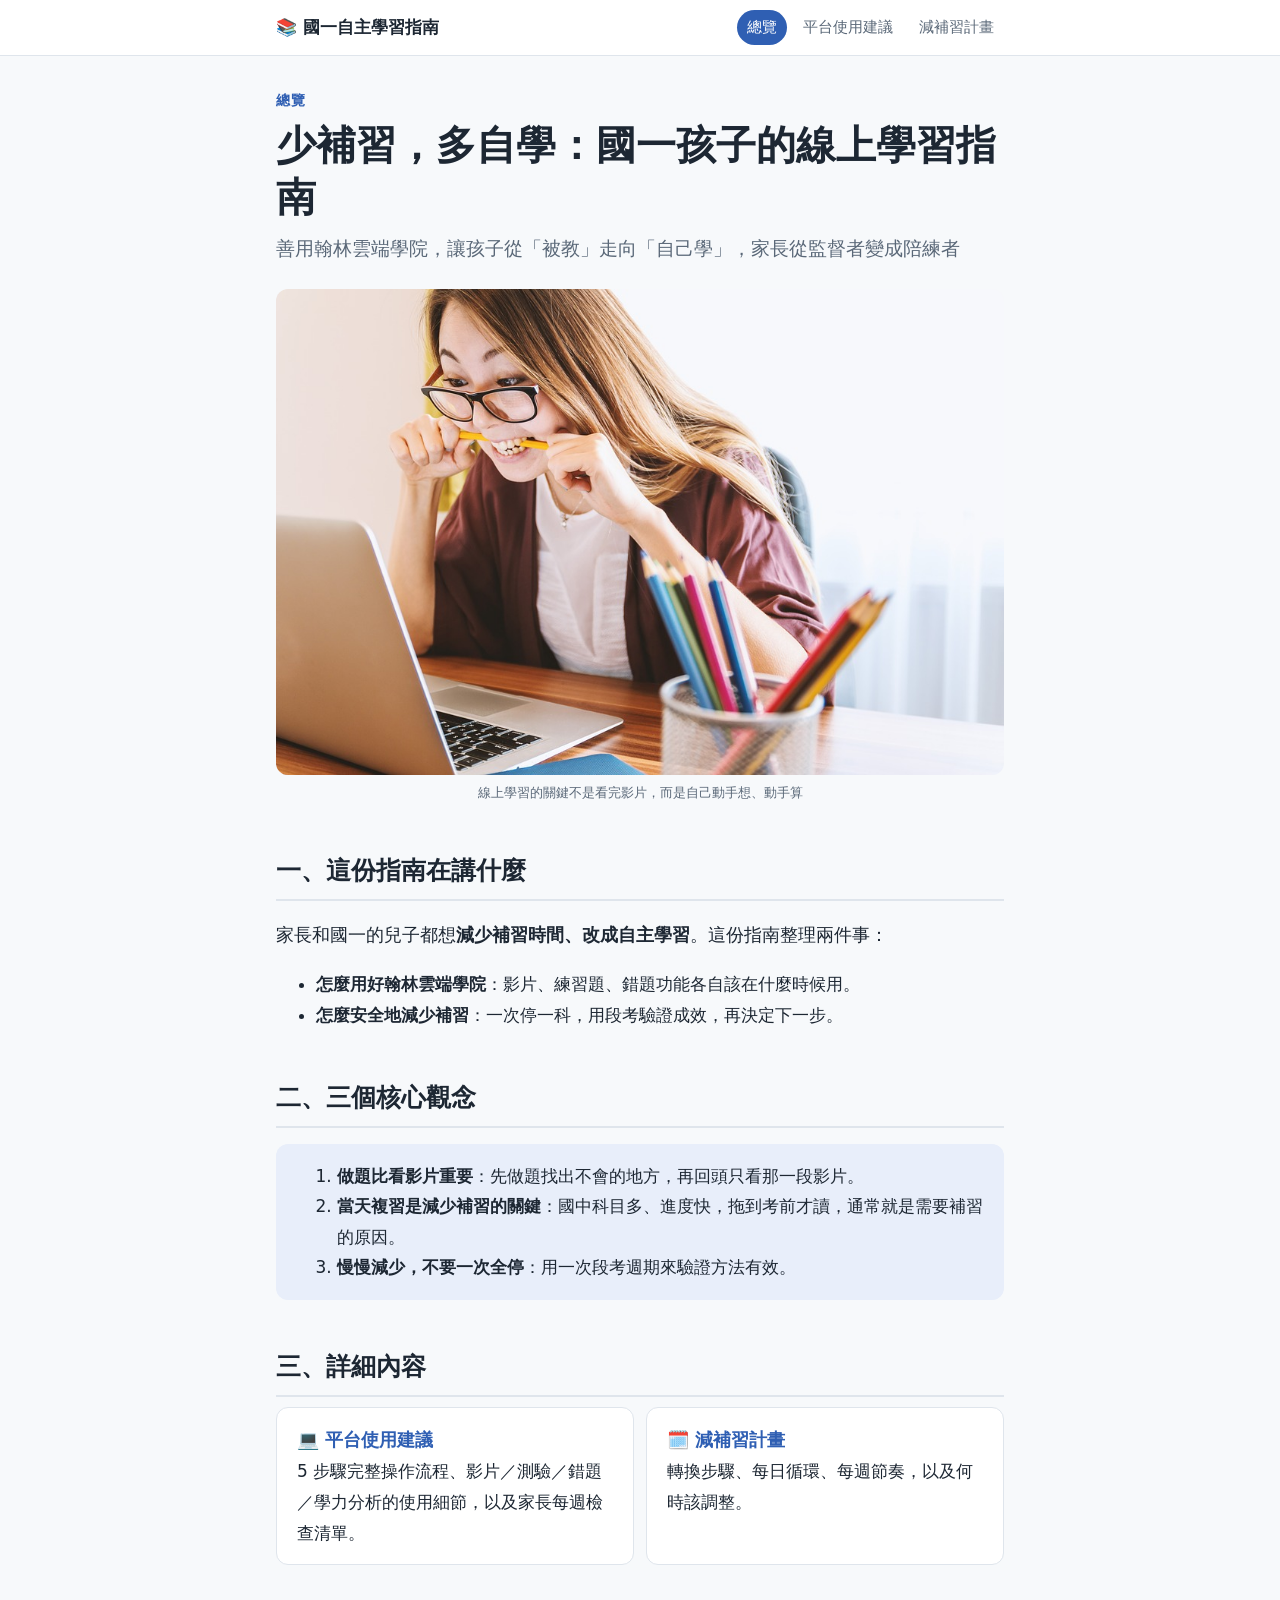
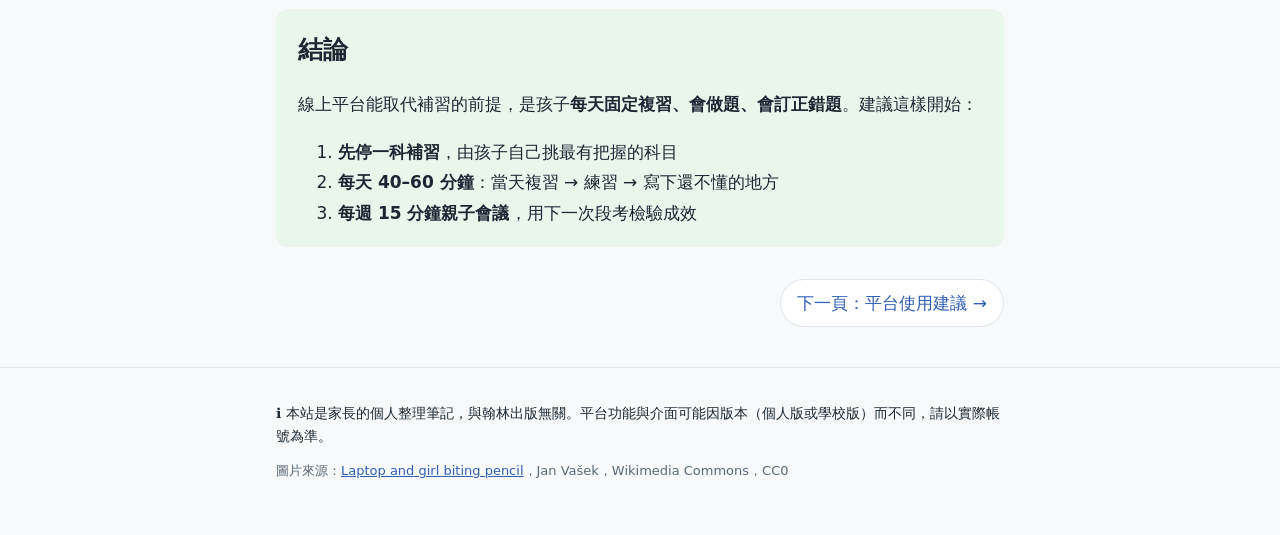
<file: index.html>
<!doctype html>
<html lang="zh-Hant">
<head>
<meta charset="utf-8">
<meta name="viewport" content="width=device-width, initial-scale=1">
<title>國一自主學習指南</title>
<meta name="description" content="善用翰林雲端學院，陪國一孩子減少補習、建立自主學習習慣。給家長的整理筆記。">
<link rel="icon" href="favicon.svg" type="image/svg+xml">
<link rel="apple-touch-icon" href="apple-touch-icon.png">
<link rel="stylesheet" href="style.css?v=4">
</head>
<body>
<nav class="site-nav" aria-label="網站導覽">
  <div class="inner">
    <a class="brand" href="index.html">📚 國一自主學習指南</a>
    <a class="page" href="index.html" aria-current="page">總覽</a>
    <a class="page" href="guide.html">平台使用建議</a>
    <a class="page" href="plan.html">減補習計畫</a>
  </div>
</nav>

<header class="hero">
  <p class="eyebrow">總覽</p>
  <h1>少補習，多自學：國一孩子的線上學習指南</h1>
  <p class="subtitle">善用翰林雲端學院，讓孩子從「被教」走向「自己學」，家長從監督者變成陪練者</p>
  <figure>
    <img src="images/hero-laptop.jpg" width="960" height="640" alt="一位學生咬著鉛筆，專注看著筆電螢幕">
    <figcaption>線上學習的關鍵不是看完影片，而是自己動手想、動手算</figcaption>
  </figure>
</header>

<main>
  <h2>一、這份指南在講什麼</h2>
  <p class="lead">家長和國一的兒子都想<strong>減少補習時間、改成自主學習</strong>。這份指南整理兩件事：</p>
  <ul>
    <li><strong>怎麼用好翰林雲端學院</strong>：影片、練習題、錯題功能各自該在什麼時候用。</li>
    <li><strong>怎麼安全地減少補習</strong>：一次停一科，用段考驗證成效，再決定下一步。</li>
  </ul>

  <h2>二、三個核心觀念</h2>
  <div class="card tip">
    <ol>
      <li><strong>做題比看影片重要</strong>：先做題找出不會的地方，再回頭只看那一段影片。</li>
      <li><strong>當天複習是減少補習的關鍵</strong>：國中科目多、進度快，拖到考前才讀，通常就是需要補習的原因。</li>
      <li><strong>慢慢減少，不要一次全停</strong>：用一次段考週期來驗證方法有效。</li>
    </ol>
  </div>

  <h2>三、詳細內容</h2>
  <div class="grid">
    <a class="card" href="guide.html"><strong>💻 平台使用建議</strong>5 步驟完整操作流程、影片／測驗／錯題／學力分析的使用細節，以及家長每週檢查清單。</a>
    <a class="card" href="plan.html"><strong>🗓️ 減補習計畫</strong>轉換步驟、每日循環、每週節奏，以及何時該調整。</a>
  </div>

  <section class="conclusion">
    <h2>結論</h2>
    <p>線上平台能取代補習的前提，是孩子<strong>每天固定複習、會做題、會訂正錯題</strong>。建議這樣開始：</p>
    <ol>
      <li><strong>先停一科補習</strong>，由孩子自己挑最有把握的科目</li>
      <li><strong>每天 40–60 分鐘</strong>：當天複習 → 練習 → 寫下還不懂的地方</li>
      <li><strong>每週 15 分鐘親子會議</strong>，用下一次段考檢驗成效</li>
    </ol>
  </section>

  <nav class="pager" aria-label="上一頁／下一頁">
    <span></span>
    <a href="guide.html">下一頁：平台使用建議 →</a>
  </nav>
</main>

<footer>
  <div class="inner">
    <p class="disclaimer">ℹ️ 本站是家長的個人整理筆記，與翰林出版無關。平台功能與介面可能因版本（個人版或學校版）而不同，請以實際帳號為準。</p>
    <p>圖片來源：<a href="https://commons.wikimedia.org/wiki/File:Laptop_and_girl_biting_pencil-pixabay.jpg">Laptop and girl biting pencil</a>，Jan Vašek，Wikimedia Commons，CC0</p>
  </div>
</footer>
</body>
</html>
</file>
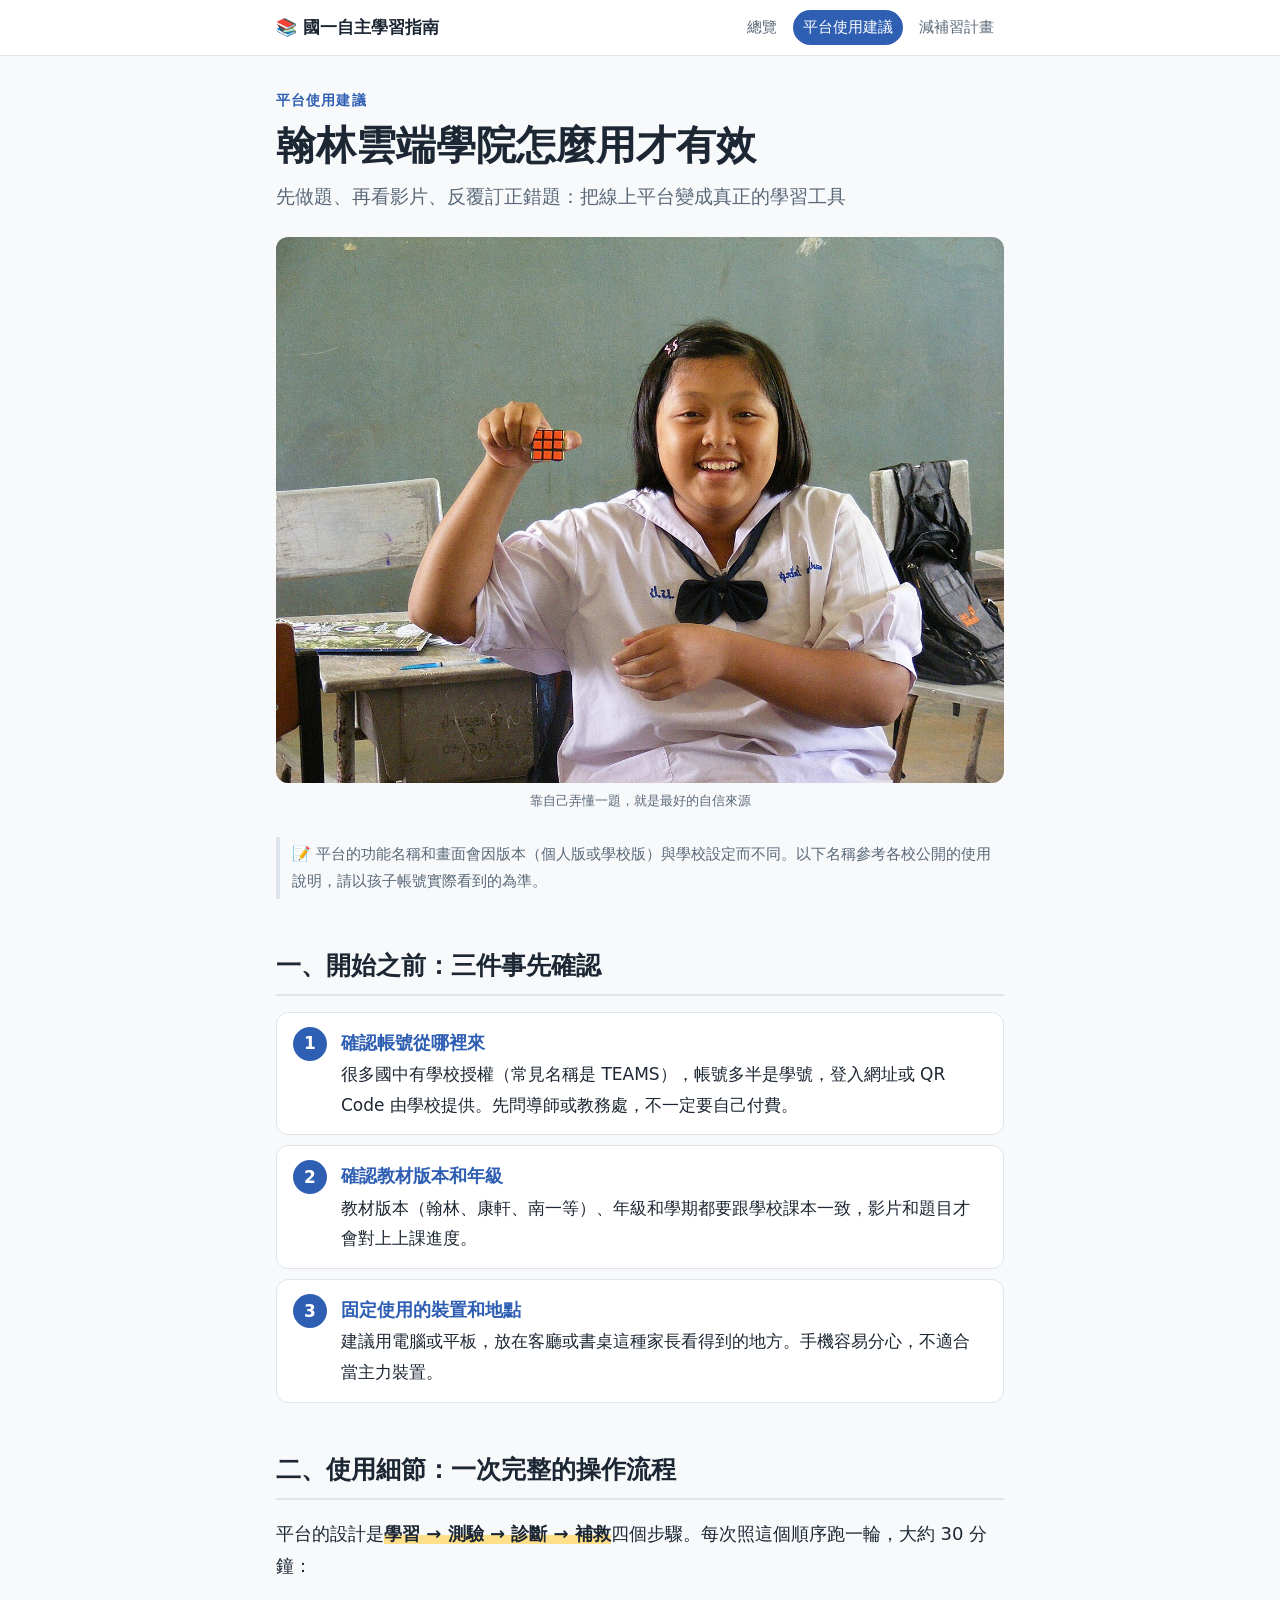
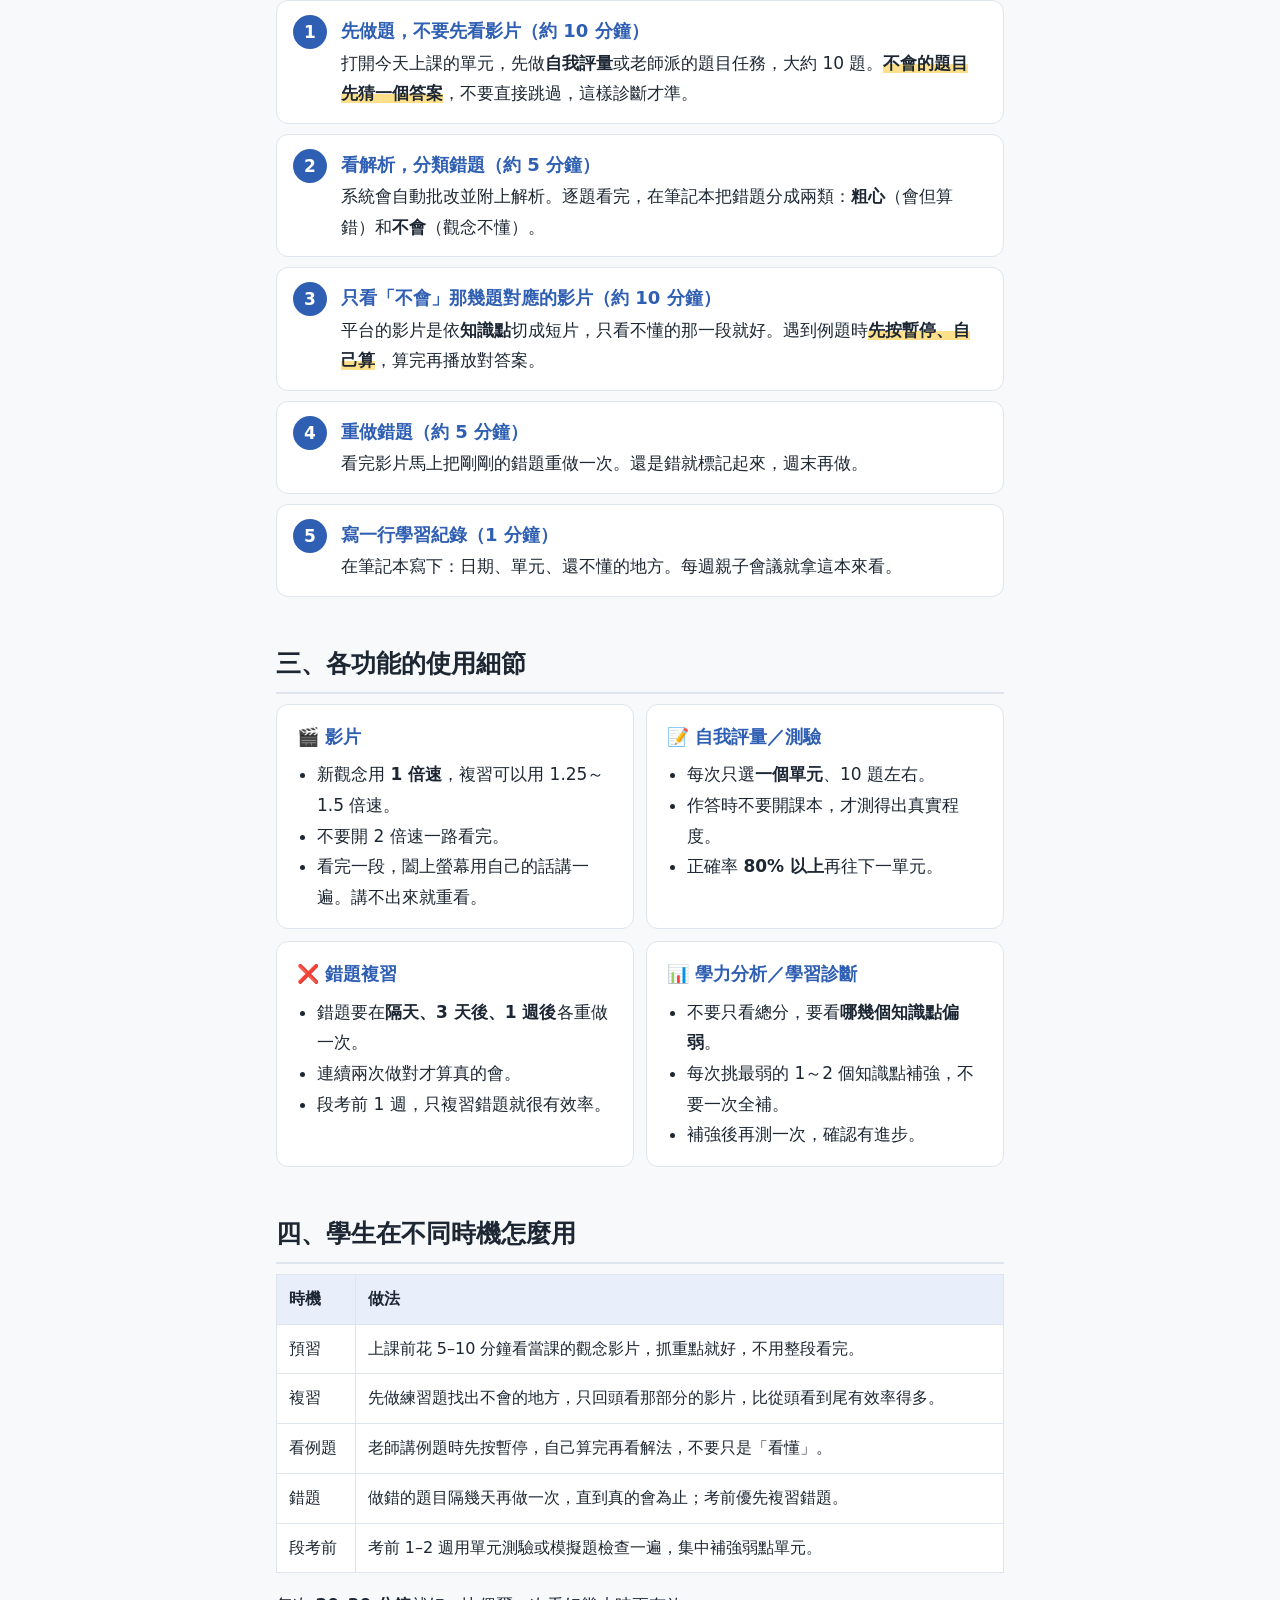
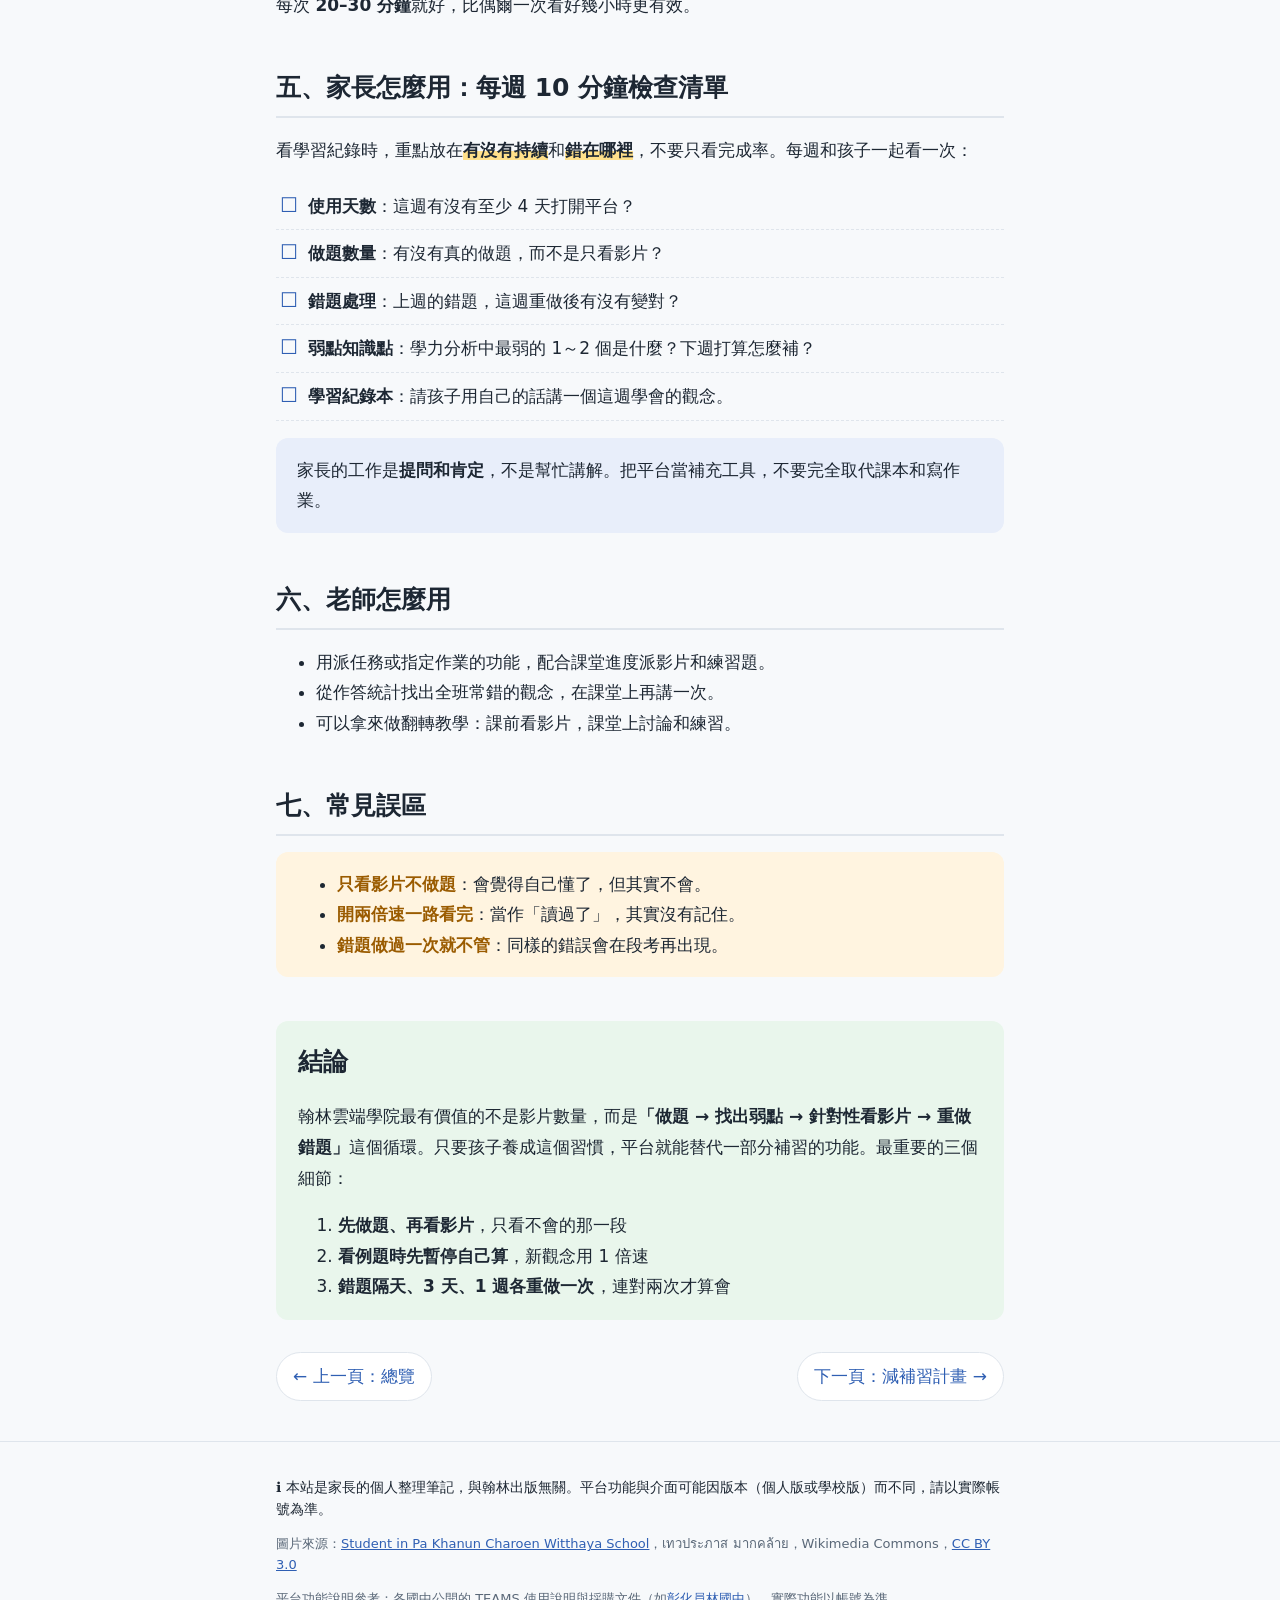
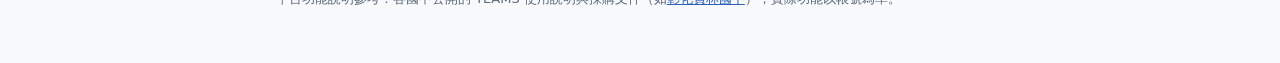
<file: guide.html>
<!doctype html>
<html lang="zh-Hant">
<head>
<meta charset="utf-8">
<meta name="viewport" content="width=device-width, initial-scale=1">
<title>平台使用建議｜國一自主學習指南</title>
<meta name="description" content="翰林雲端學院的使用建議：學生、家長、老師各自怎麼用，以及常見誤區。">
<link rel="icon" href="favicon.svg" type="image/svg+xml">
<link rel="apple-touch-icon" href="apple-touch-icon.png">
<link rel="stylesheet" href="style.css?v=4">
</head>
<body>
<nav class="site-nav" aria-label="網站導覽">
  <div class="inner">
    <a class="brand" href="index.html">📚 國一自主學習指南</a>
    <a class="page" href="index.html">總覽</a>
    <a class="page" href="guide.html" aria-current="page">平台使用建議</a>
    <a class="page" href="plan.html">減補習計畫</a>
  </div>
</nav>

<header class="hero">
  <p class="eyebrow">平台使用建議</p>
  <h1>翰林雲端學院怎麼用才有效</h1>
  <p class="subtitle">先做題、再看影片、反覆訂正錯題：把線上平台變成真正的學習工具</p>
  <figure>
    <img src="images/confident-student.jpg" width="1280" height="960" alt="一位穿制服的學生坐在教室裡，笑著舉起完成的魔術方塊">
    <figcaption>靠自己弄懂一題，就是最好的自信來源</figcaption>
  </figure>
</header>

<main>
  <p class="note">📝 平台的功能名稱和畫面會因版本（個人版或學校版）與學校設定而不同。以下名稱參考各校公開的使用說明，請以孩子帳號實際看到的為準。</p>

  <h2>一、開始之前：三件事先確認</h2>
  <ol class="steps">
    <li><strong>確認帳號從哪裡來</strong>
      很多國中有學校授權（常見名稱是 TEAMS），帳號多半是學號，登入網址或 QR Code 由學校提供。先問導師或教務處，不一定要自己付費。</li>
    <li><strong>確認教材版本和年級</strong>
      教材版本（翰林、康軒、南一等）、年級和學期都要跟學校課本一致，影片和題目才會對上上課進度。</li>
    <li><strong>固定使用的裝置和地點</strong>
      建議用電腦或平板，放在客廳或書桌這種家長看得到的地方。手機容易分心，不適合當主力裝置。</li>
  </ol>

  <h2>二、使用細節：一次完整的操作流程</h2>
  <p class="lead">平台的設計是<span class="key">學習 → 測驗 → 診斷 → 補救</span>四個步驟。每次照這個順序跑一輪，大約 30 分鐘：</p>
  <ol class="steps">
    <li><strong>先做題，不要先看影片（約 10 分鐘）</strong>
      打開今天上課的單元，先做<b>自我評量</b>或老師派的題目任務，大約 10 題。<span class="key">不會的題目先猜一個答案</span>，不要直接跳過，這樣診斷才準。</li>
    <li><strong>看解析，分類錯題（約 5 分鐘）</strong>
      系統會自動批改並附上解析。逐題看完，在筆記本把錯題分成兩類：<b>粗心</b>（會但算錯）和<b>不會</b>（觀念不懂）。</li>
    <li><strong>只看「不會」那幾題對應的影片（約 10 分鐘）</strong>
      平台的影片是依<b>知識點</b>切成短片，只看不懂的那一段就好。遇到例題時<span class="key">先按暫停、自己算</span>，算完再播放對答案。</li>
    <li><strong>重做錯題（約 5 分鐘）</strong>
      看完影片馬上把剛剛的錯題重做一次。還是錯就標記起來，週末再做。</li>
    <li><strong>寫一行學習紀錄（1 分鐘）</strong>
      在筆記本寫下：日期、單元、還不懂的地方。每週親子會議就拿這本來看。</li>
  </ol>

  <h2>三、各功能的使用細節</h2>
  <div class="grid two">
    <div class="card"><strong>🎬 影片</strong>
      <ul>
        <li>新觀念用 <b>1 倍速</b>，複習可以用 1.25～1.5 倍速。</li>
        <li>不要開 2 倍速一路看完。</li>
        <li>看完一段，闔上螢幕用自己的話講一遍。講不出來就重看。</li>
      </ul>
    </div>
    <div class="card"><strong>📝 自我評量／測驗</strong>
      <ul>
        <li>每次只選<b>一個單元</b>、10 題左右。</li>
        <li>作答時不要開課本，才測得出真實程度。</li>
        <li>正確率 <b>80% 以上</b>再往下一單元。</li>
      </ul>
    </div>
    <div class="card"><strong>❌ 錯題複習</strong>
      <ul>
        <li>錯題要在<b>隔天、3 天後、1 週後</b>各重做一次。</li>
        <li>連續兩次做對才算真的會。</li>
        <li>段考前 1 週，只複習錯題就很有效率。</li>
      </ul>
    </div>
    <div class="card"><strong>📊 學力分析／學習診斷</strong>
      <ul>
        <li>不要只看總分，要看<b>哪幾個知識點偏弱</b>。</li>
        <li>每次挑最弱的 1～2 個知識點補強，不要一次全補。</li>
        <li>補強後再測一次，確認有進步。</li>
      </ul>
    </div>
  </div>

  <h2>四、學生在不同時機怎麼用</h2>
  <div class="table-wrap">
    <table>
      <thead><tr><th>時機</th><th>做法</th></tr></thead>
      <tbody>
        <tr><td>預習</td><td>上課前花 5–10 分鐘看當課的觀念影片，抓重點就好，不用整段看完。</td></tr>
        <tr><td>複習</td><td>先做練習題找出不會的地方，只回頭看那部分的影片，比從頭看到尾有效率得多。</td></tr>
        <tr><td>看例題</td><td>老師講例題時先按暫停，自己算完再看解法，不要只是「看懂」。</td></tr>
        <tr><td>錯題</td><td>做錯的題目隔幾天再做一次，直到真的會為止；考前優先複習錯題。</td></tr>
        <tr><td>段考前</td><td>考前 1–2 週用單元測驗或模擬題檢查一遍，集中補強弱點單元。</td></tr>
      </tbody>
    </table>
  </div>
  <p>每次 <strong>20–30 分鐘</strong>就好，比偶爾一次看好幾小時更有效。</p>

  <h2>五、家長怎麼用：每週 10 分鐘檢查清單</h2>
  <p>看學習紀錄時，重點放在<span class="key">有沒有持續</span>和<span class="key">錯在哪裡</span>，不要只看完成率。每週和孩子一起看一次：</p>
  <ul class="checklist">
    <li><strong>使用天數</strong>：這週有沒有至少 4 天打開平台？</li>
    <li><strong>做題數量</strong>：有沒有真的做題，而不是只看影片？</li>
    <li><strong>錯題處理</strong>：上週的錯題，這週重做後有沒有變對？</li>
    <li><strong>弱點知識點</strong>：學力分析中最弱的 1～2 個是什麼？下週打算怎麼補？</li>
    <li><strong>學習紀錄本</strong>：請孩子用自己的話講一個這週學會的觀念。</li>
  </ul>
  <div class="card tip">
    <p>家長的工作是<strong>提問和肯定</strong>，不是幫忙講解。把平台當補充工具，不要完全取代課本和寫作業。</p>
  </div>

  <h2>六、老師怎麼用</h2>
  <ul>
    <li>用派任務或指定作業的功能，配合課堂進度派影片和練習題。</li>
    <li>從作答統計找出全班常錯的觀念，在課堂上再講一次。</li>
    <li>可以拿來做翻轉教學：課前看影片，課堂上討論和練習。</li>
  </ul>

  <h2>七、常見誤區</h2>
  <div class="card warn">
    <ul>
      <li><strong>只看影片不做題</strong>：會覺得自己懂了，但其實不會。</li>
      <li><strong>開兩倍速一路看完</strong>：當作「讀過了」，其實沒有記住。</li>
      <li><strong>錯題做過一次就不管</strong>：同樣的錯誤會在段考再出現。</li>
    </ul>
  </div>

  <section class="conclusion">
    <h2>結論</h2>
    <p>翰林雲端學院最有價值的不是影片數量，而是<strong>「做題 → 找出弱點 → 針對性看影片 → 重做錯題」</strong>這個循環。只要孩子養成這個習慣，平台就能替代一部分補習的功能。最重要的三個細節：</p>
    <ol>
      <li><strong>先做題、再看影片</strong>，只看不會的那一段</li>
      <li><strong>看例題時先暫停自己算</strong>，新觀念用 1 倍速</li>
      <li><strong>錯題隔天、3 天、1 週各重做一次</strong>，連對兩次才算會</li>
    </ol>
  </section>

  <nav class="pager" aria-label="上一頁／下一頁">
    <a href="index.html">← 上一頁：總覽</a>
    <a href="plan.html">下一頁：減補習計畫 →</a>
  </nav>
</main>

<footer>
  <div class="inner">
    <p class="disclaimer">ℹ️ 本站是家長的個人整理筆記，與翰林出版無關。平台功能與介面可能因版本（個人版或學校版）而不同，請以實際帳號為準。</p>
    <p>圖片來源：<a href="https://commons.wikimedia.org/wiki/File:Student_in_Pa_Khanun_Charoen_Witthaya_School_04.JPG">Student in Pa Khanun Charoen Witthaya School</a>，เทวประภาส มากคล้าย，Wikimedia Commons，<a href="https://creativecommons.org/licenses/by/3.0/">CC BY 3.0</a></p>
    <p>平台功能說明參考：各國中公開的 TEAMS 使用說明與採購文件（如<a href="https://yljh.chc.edu.tw/storage/074510/posts/208/files/%E7%BF%B0%E6%95%99%E7%A7%91%20%E5%A0%B1%E5%83%B9%E5%96%AE%20(%E5%BD%B0%E5%8C%96%E5%93%A1%E6%9E%97%E5%9C%8B%E4%B8%AD)%20114.7.16.pdf">彰化員林國中</a>），實際功能以帳號為準。</p>
  </div>
</footer>
</body>
</html>
</file>
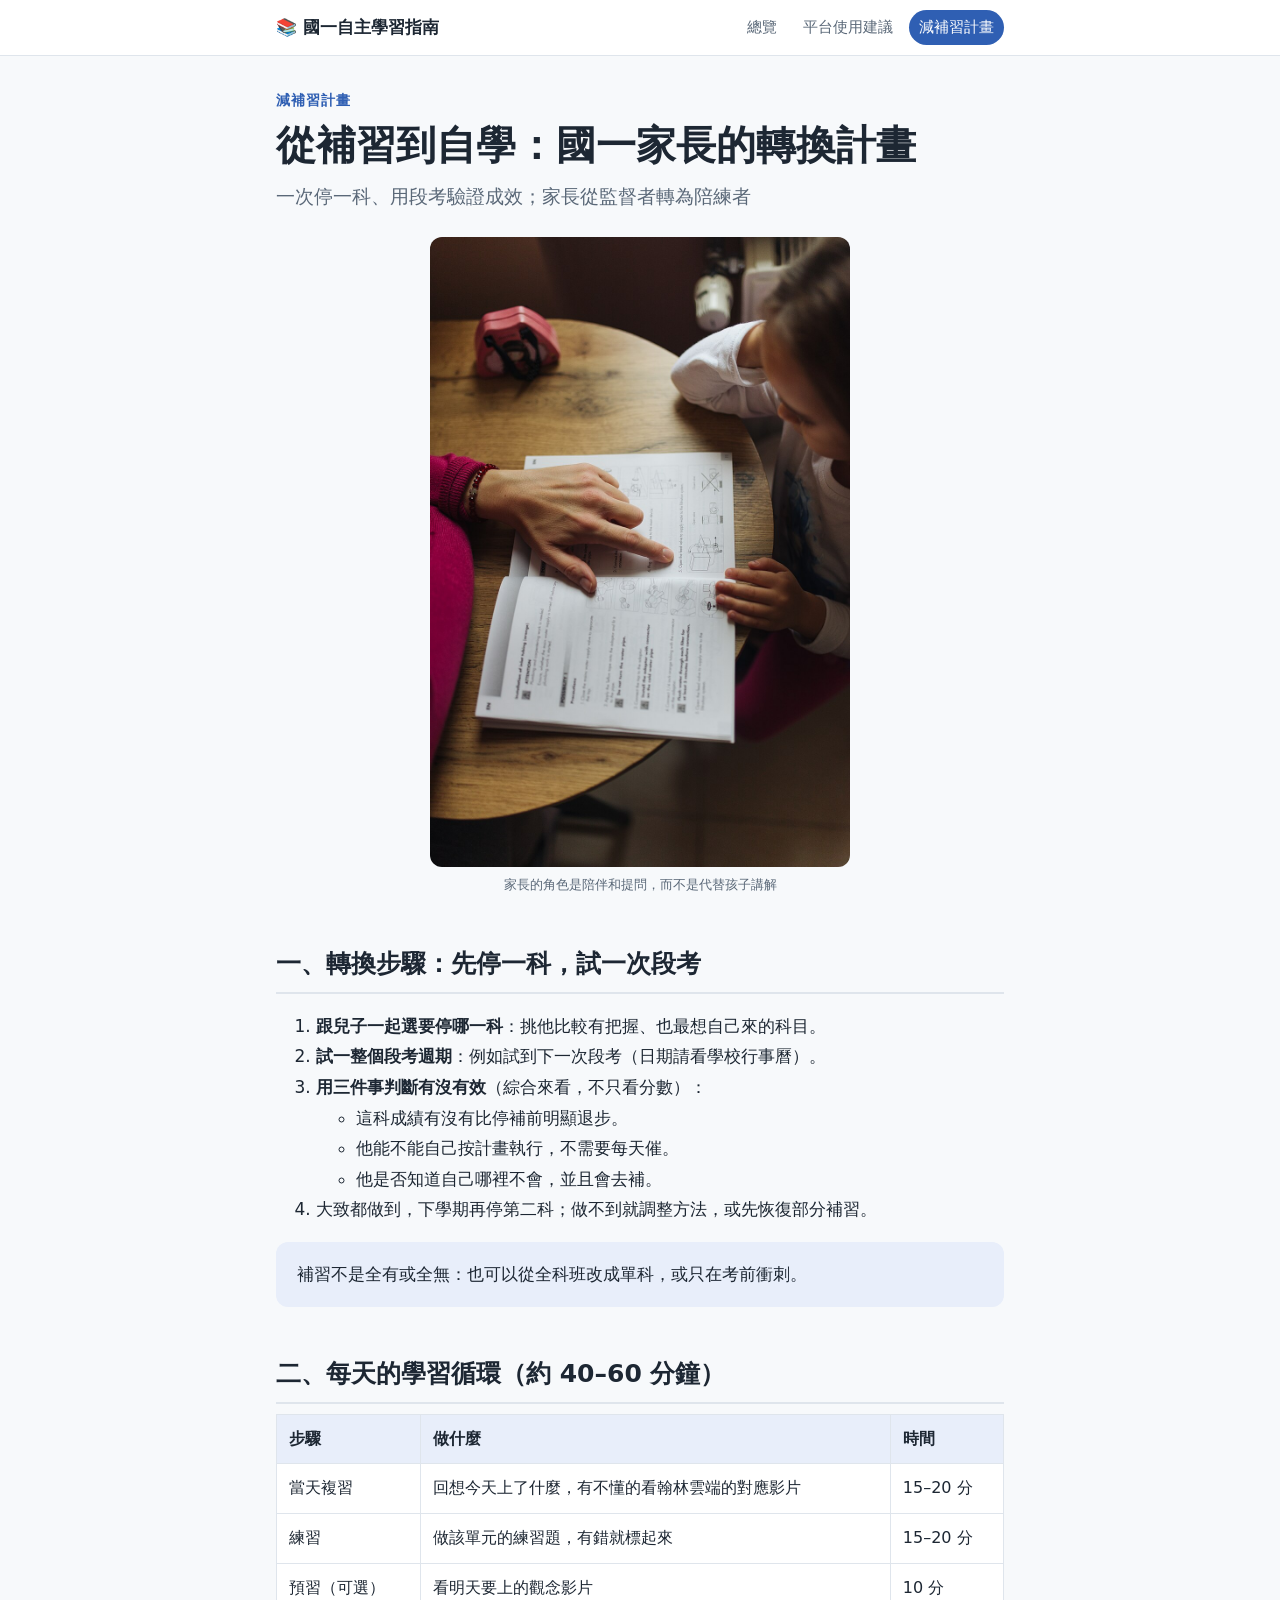
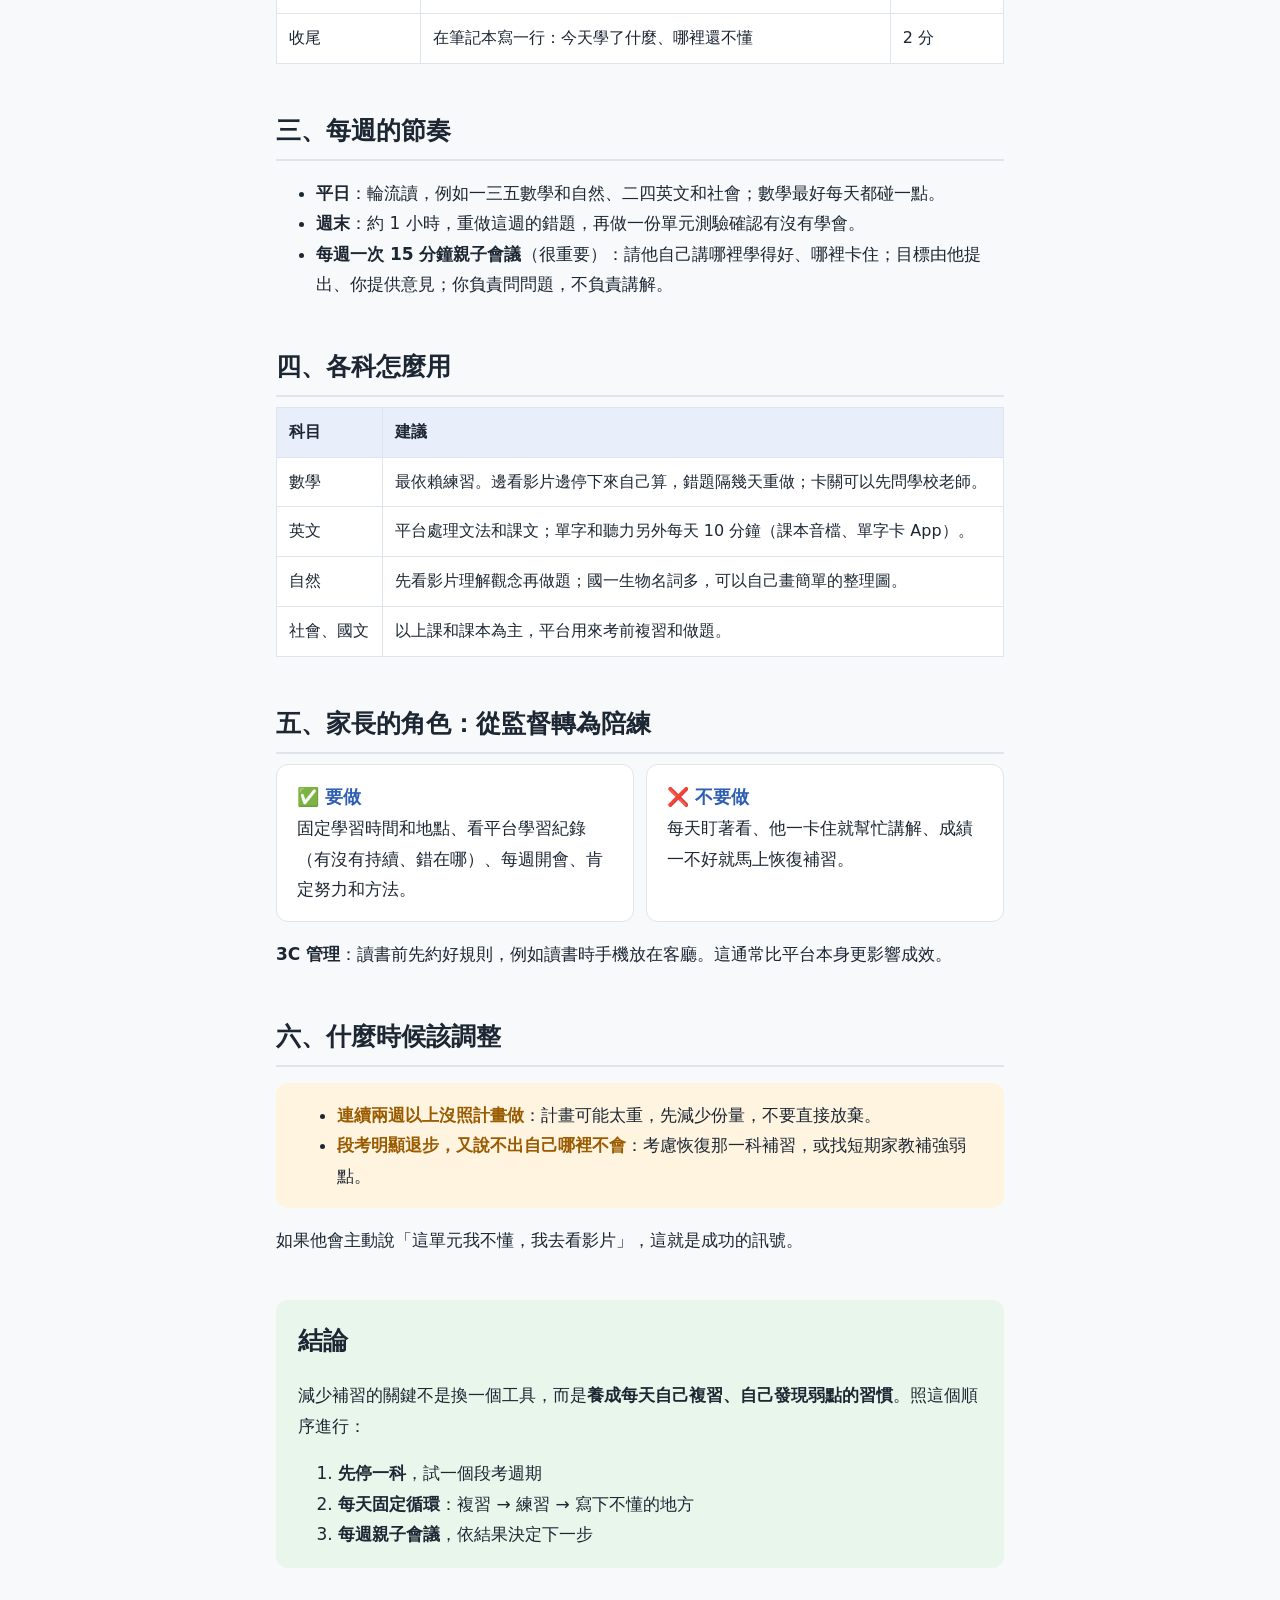
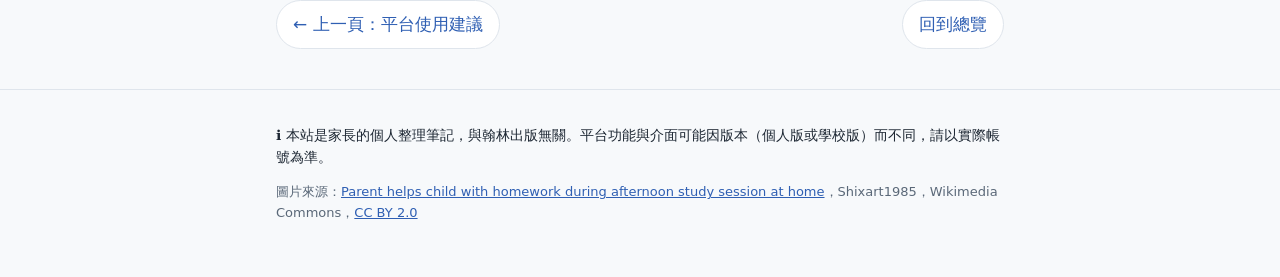
<file: plan.html>
<!doctype html>
<html lang="zh-Hant">
<head>
<meta charset="utf-8">
<meta name="viewport" content="width=device-width, initial-scale=1">
<title>減補習計畫｜國一自主學習指南</title>
<meta name="description" content="給國一家長的減補習計畫：轉換步驟、每日學習循環、每週節奏與調整時機。">
<link rel="icon" href="favicon.svg" type="image/svg+xml">
<link rel="apple-touch-icon" href="apple-touch-icon.png">
<link rel="stylesheet" href="style.css?v=4">
</head>
<body>
<nav class="site-nav" aria-label="網站導覽">
  <div class="inner">
    <a class="brand" href="index.html">📚 國一自主學習指南</a>
    <a class="page" href="index.html">總覽</a>
    <a class="page" href="guide.html">平台使用建議</a>
    <a class="page" href="plan.html" aria-current="page">減補習計畫</a>
  </div>
</nav>

<header class="hero">
  <p class="eyebrow">減補習計畫</p>
  <h1>從補習到自學：國一家長的轉換計畫</h1>
  <p class="subtitle">一次停一科、用段考驗證成效；家長從監督者轉為陪練者</p>
  <figure class="tall">
    <img src="images/parent-homework.jpg" width="960" height="1438" alt="家長的手指著練習本，孩子在旁邊一起看">
    <figcaption>家長的角色是陪伴和提問，而不是代替孩子講解</figcaption>
  </figure>
</header>

<main>
  <h2>一、轉換步驟：先停一科，試一次段考</h2>
  <ol>
    <li><strong>跟兒子一起選要停哪一科</strong>：挑他比較有把握、也最想自己來的科目。</li>
    <li><strong>試一整個段考週期</strong>：例如試到下一次段考（日期請看學校行事曆）。</li>
    <li><strong>用三件事判斷有沒有效</strong>（綜合來看，不只看分數）：
      <ul>
        <li>這科成績有沒有比停補前明顯退步。</li>
        <li>他能不能自己按計畫執行，不需要每天催。</li>
        <li>他是否知道自己哪裡不會，並且會去補。</li>
      </ul>
    </li>
    <li>大致都做到，下學期再停第二科；做不到就調整方法，或先恢復部分補習。</li>
  </ol>
  <div class="card tip">
    <p>補習不是全有或全無：也可以從全科班改成單科，或只在考前衝刺。</p>
  </div>

  <h2>二、每天的學習循環（約 40–60 分鐘）</h2>
  <div class="table-wrap">
    <table>
      <thead><tr><th>步驟</th><th>做什麼</th><th>時間</th></tr></thead>
      <tbody>
        <tr><td>當天複習</td><td>回想今天上了什麼，有不懂的看翰林雲端的對應影片</td><td>15–20 分</td></tr>
        <tr><td>練習</td><td>做該單元的練習題，有錯就標起來</td><td>15–20 分</td></tr>
        <tr><td>預習（可選）</td><td>看明天要上的觀念影片</td><td>10 分</td></tr>
        <tr><td>收尾</td><td>在筆記本寫一行：今天學了什麼、哪裡還不懂</td><td>2 分</td></tr>
      </tbody>
    </table>
  </div>

  <h2>三、每週的節奏</h2>
  <ul>
    <li><strong>平日</strong>：輪流讀，例如一三五數學和自然、二四英文和社會；數學最好每天都碰一點。</li>
    <li><strong>週末</strong>：約 1 小時，重做這週的錯題，再做一份單元測驗確認有沒有學會。</li>
    <li><strong>每週一次 15 分鐘親子會議</strong>（很重要）：請他自己講哪裡學得好、哪裡卡住；目標由他提出、你提供意見；你負責問問題，不負責講解。</li>
  </ul>

  <h2>四、各科怎麼用</h2>
  <div class="table-wrap">
    <table>
      <thead><tr><th>科目</th><th>建議</th></tr></thead>
      <tbody>
        <tr><td>數學</td><td>最依賴練習。邊看影片邊停下來自己算，錯題隔幾天重做；卡關可以先問學校老師。</td></tr>
        <tr><td>英文</td><td>平台處理文法和課文；單字和聽力另外每天 10 分鐘（課本音檔、單字卡 App）。</td></tr>
        <tr><td>自然</td><td>先看影片理解觀念再做題；國一生物名詞多，可以自己畫簡單的整理圖。</td></tr>
        <tr><td>社會、國文</td><td>以上課和課本為主，平台用來考前複習和做題。</td></tr>
      </tbody>
    </table>
  </div>

  <h2>五、家長的角色：從監督轉為陪練</h2>
  <div class="grid">
    <div class="card"><strong>✅ 要做</strong>固定學習時間和地點、看平台學習紀錄（有沒有持續、錯在哪）、每週開會、肯定努力和方法。</div>
    <div class="card"><strong>❌ 不要做</strong>每天盯著看、他一卡住就幫忙講解、成績一不好就馬上恢復補習。</div>
  </div>
  <p><strong>3C 管理</strong>：讀書前先約好規則，例如讀書時手機放在客廳。這通常比平台本身更影響成效。</p>

  <h2>六、什麼時候該調整</h2>
  <div class="card warn">
    <ul>
      <li><strong>連續兩週以上沒照計畫做</strong>：計畫可能太重，先減少份量，不要直接放棄。</li>
      <li><strong>段考明顯退步，又說不出自己哪裡不會</strong>：考慮恢復那一科補習，或找短期家教補強弱點。</li>
    </ul>
  </div>
  <p>如果他會主動說「這單元我不懂，我去看影片」，這就是成功的訊號。</p>

  <section class="conclusion">
    <h2>結論</h2>
    <p>減少補習的關鍵不是換一個工具，而是<strong>養成每天自己複習、自己發現弱點的習慣</strong>。照這個順序進行：</p>
    <ol>
      <li><strong>先停一科</strong>，試一個段考週期</li>
      <li><strong>每天固定循環</strong>：複習 → 練習 → 寫下不懂的地方</li>
      <li><strong>每週親子會議</strong>，依結果決定下一步</li>
    </ol>
  </section>

  <nav class="pager" aria-label="上一頁／下一頁">
    <a href="guide.html">← 上一頁：平台使用建議</a>
    <a href="index.html">回到總覽</a>
  </nav>
</main>

<footer>
  <div class="inner">
    <p class="disclaimer">ℹ️ 本站是家長的個人整理筆記，與翰林出版無關。平台功能與介面可能因版本（個人版或學校版）而不同，請以實際帳號為準。</p>
    <p>圖片來源：<a href="https://commons.wikimedia.org/wiki/File:Parent_helps_child_with_homework_during_afternoon_study_session_at_home.jpg">Parent helps child with homework during afternoon study session at home</a>，Shixart1985，Wikimedia Commons，<a href="https://creativecommons.org/licenses/by/2.0/">CC BY 2.0</a></p>
  </div>
</footer>
</body>
</html>
</file>
<file: style.css>
:root {
  --bg: #f7f9fb;
  --surface: #ffffff;
  --text: #1d2733;
  --muted: #5a6878;
  --line: #dfe5ec;
  --accent: #2f5fb3;
  --accent-soft: #e8eefa;
  --warn: #9a5b00;
  --warn-soft: #fff4e0;
  --good-soft: #e9f6ec;
  --content: 760px;
}
@media (prefers-color-scheme: dark) {
  :root {
    --bg: #11161c;
    --surface: #18202a;
    --text: #e4e9ef;
    --muted: #9aa8b7;
    --line: #2a3542;
    --accent: #7fa8f0;
    --accent-soft: #1b2740;
    --warn: #f0b45a;
    --warn-soft: #33270f;
    --good-soft: #17301f;
  }
}

* { box-sizing: border-box; }
html { -webkit-text-size-adjust: 100%; }
body {
  margin: 0;
  background: var(--bg);
  color: var(--text);
  font-family: "Noto Sans TC", "Microsoft JhengHei", "PingFang TC", system-ui, sans-serif;
  font-size: 17px;
  line-height: 1.8;
}
a { color: var(--accent); }

/* 導覽列 */
.site-nav {
  background: var(--surface);
  border-bottom: 1px solid var(--line);
  position: sticky;
  top: 0;
  z-index: 10;
}
.site-nav .inner {
  max-width: var(--content);
  margin: 0 auto;
  padding: 10px 16px;
  display: flex;
  flex-wrap: wrap;
  gap: 4px 6px;
  align-items: center;
}
.site-nav .brand {
  font-weight: 700;
  margin-right: auto;
  text-decoration: none;
  color: var(--text);
}
.site-nav a.page {
  text-decoration: none;
  color: var(--muted);
  padding: 4px 10px;
  border-radius: 999px;
  font-size: 15px;
}
.site-nav a.page:hover { background: var(--accent-soft); color: var(--accent); }
.site-nav a.page[aria-current="page"] { background: var(--accent); color: var(--surface); }

/* 內文欄：所有圖片寬度都不超過這一欄 */
main, .hero, footer .inner {
  max-width: var(--content);
  margin: 0 auto;
  padding: 0 16px;
}

/* HERO 區 */
.hero { padding-top: 32px; }
.hero .eyebrow {
  color: var(--accent);
  font-weight: 700;
  font-size: 14px;
  letter-spacing: .08em;
  margin: 0;
}
.hero h1 {
  font-size: clamp(28px, 6vw, 40px);
  line-height: 1.3;
  margin: 6px 0 8px;
}
.hero .subtitle {
  color: var(--muted);
  font-size: 19px;
  margin: 0 0 20px;
}
figure { margin: 24px 0; }
figure img {
  display: block;
  max-width: 100%;   /* 不超過內文欄寬 */
  height: auto;      /* 等比例縮放 */
  margin: 0 auto;
  border-radius: 12px;
}
figure.tall img { max-height: 70vh; width: auto; }
figcaption {
  color: var(--muted);
  font-size: 13px;
  text-align: center;
  margin-top: 6px;
}

/* 內文 */
h2 {
  font-size: 25px;
  margin: 44px 0 10px;
  padding-bottom: 6px;
  border-bottom: 2px solid var(--line);
}
h3 { font-size: 20px; margin: 28px 0 6px; }
.lead { font-size: 18px; }

.card {
  background: var(--surface);
  border: 1px solid var(--line);
  border-radius: 12px;
  padding: 16px 20px;
  margin: 16px 0;
}
.card > :first-child { margin-top: 0; }
.card > :last-child { margin-bottom: 0; }
.tip { background: var(--accent-soft); border-color: transparent; }
.warn { background: var(--warn-soft); border-color: transparent; }
.warn strong { color: var(--warn); }

.table-wrap { overflow-x: auto; }
table {
  width: 100%;
  border-collapse: collapse;
  background: var(--surface);
  font-size: 16px;
}
th, td {
  border: 1px solid var(--line);
  padding: 10px 12px;
  text-align: left;
  vertical-align: top;
}
th { background: var(--accent-soft); white-space: nowrap; }

.grid {
  display: grid;
  grid-template-columns: repeat(auto-fit, minmax(220px, 1fr));
  gap: 12px;
}
.grid a.card {
  display: block;
  text-decoration: none;
  color: var(--text);
  margin: 0;
}
.grid a.card:hover { border-color: var(--accent); }
.grid .card strong { color: var(--accent); display: block; font-size: 18px; }

/* 結論 */
.conclusion {
  background: var(--good-soft);
  border-radius: 12px;
  padding: 18px 22px;
  margin: 44px 0 16px;
}
.conclusion h2 { border: 0; margin: 0 0 8px; padding: 0; }
.conclusion ol, .conclusion ul { margin-bottom: 0; }

.pager {
  display: flex;
  justify-content: space-between;
  gap: 12px;
  margin: 32px 0;
  flex-wrap: wrap;
}
.pager a {
  text-decoration: none;
  border: 1px solid var(--line);
  background: var(--surface);
  border-radius: 999px;
  padding: 8px 16px;
}

footer {
  border-top: 1px solid var(--line);
  margin-top: 40px;
  padding: 20px 0 40px;
  color: var(--muted);
  font-size: 13px;
  line-height: 1.6;
}
footer .disclaimer { font-size: 14px; color: var(--text); }
.grid .card { margin: 0; }

/* 使用細節：重點標示 */
.key {
  background: linear-gradient(transparent 55%, #ffe08a 55%);
  font-weight: 700;
}
@media (prefers-color-scheme: dark) {
  .key { background: linear-gradient(transparent 55%, #6b5310 55%); }
}
.note {
  font-size: 15px;
  color: var(--muted);
  border-left: 4px solid var(--line);
  padding: 4px 12px;
  margin: 24px 0 0;
}

/* 編號步驟卡 */
ol.steps {
  list-style: none;
  counter-reset: step;
  padding: 0;
  margin: 16px 0;
}
ol.steps > li {
  counter-increment: step;
  position: relative;
  background: var(--surface);
  border: 1px solid var(--line);
  border-radius: 12px;
  padding: 14px 18px 14px 64px;
  margin: 10px 0;
}
ol.steps > li::before {
  content: counter(step);
  position: absolute;
  left: 16px;
  top: 14px;
  width: 34px;
  height: 34px;
  border-radius: 50%;
  background: var(--accent);
  color: var(--surface);
  font-weight: 700;
  display: grid;
  place-items: center;
}
ol.steps > li > strong {
  display: block;
  color: var(--accent);
  font-size: 18px;
}
.grid .card ul { padding-left: 20px; margin: 6px 0 0; }

/* 檢查清單 */
ul.checklist { list-style: none; padding: 0; }
ul.checklist li {
  padding: 8px 0 8px 32px;
  position: relative;
  border-bottom: 1px dashed var(--line);
}
ul.checklist li::before {
  content: "☐";
  position: absolute;
  left: 4px;
  color: var(--accent);
  font-size: 20px;
  line-height: 1.4;
}
.grid.two { grid-template-columns: repeat(auto-fit, minmax(300px, 1fr)); }
</file>
